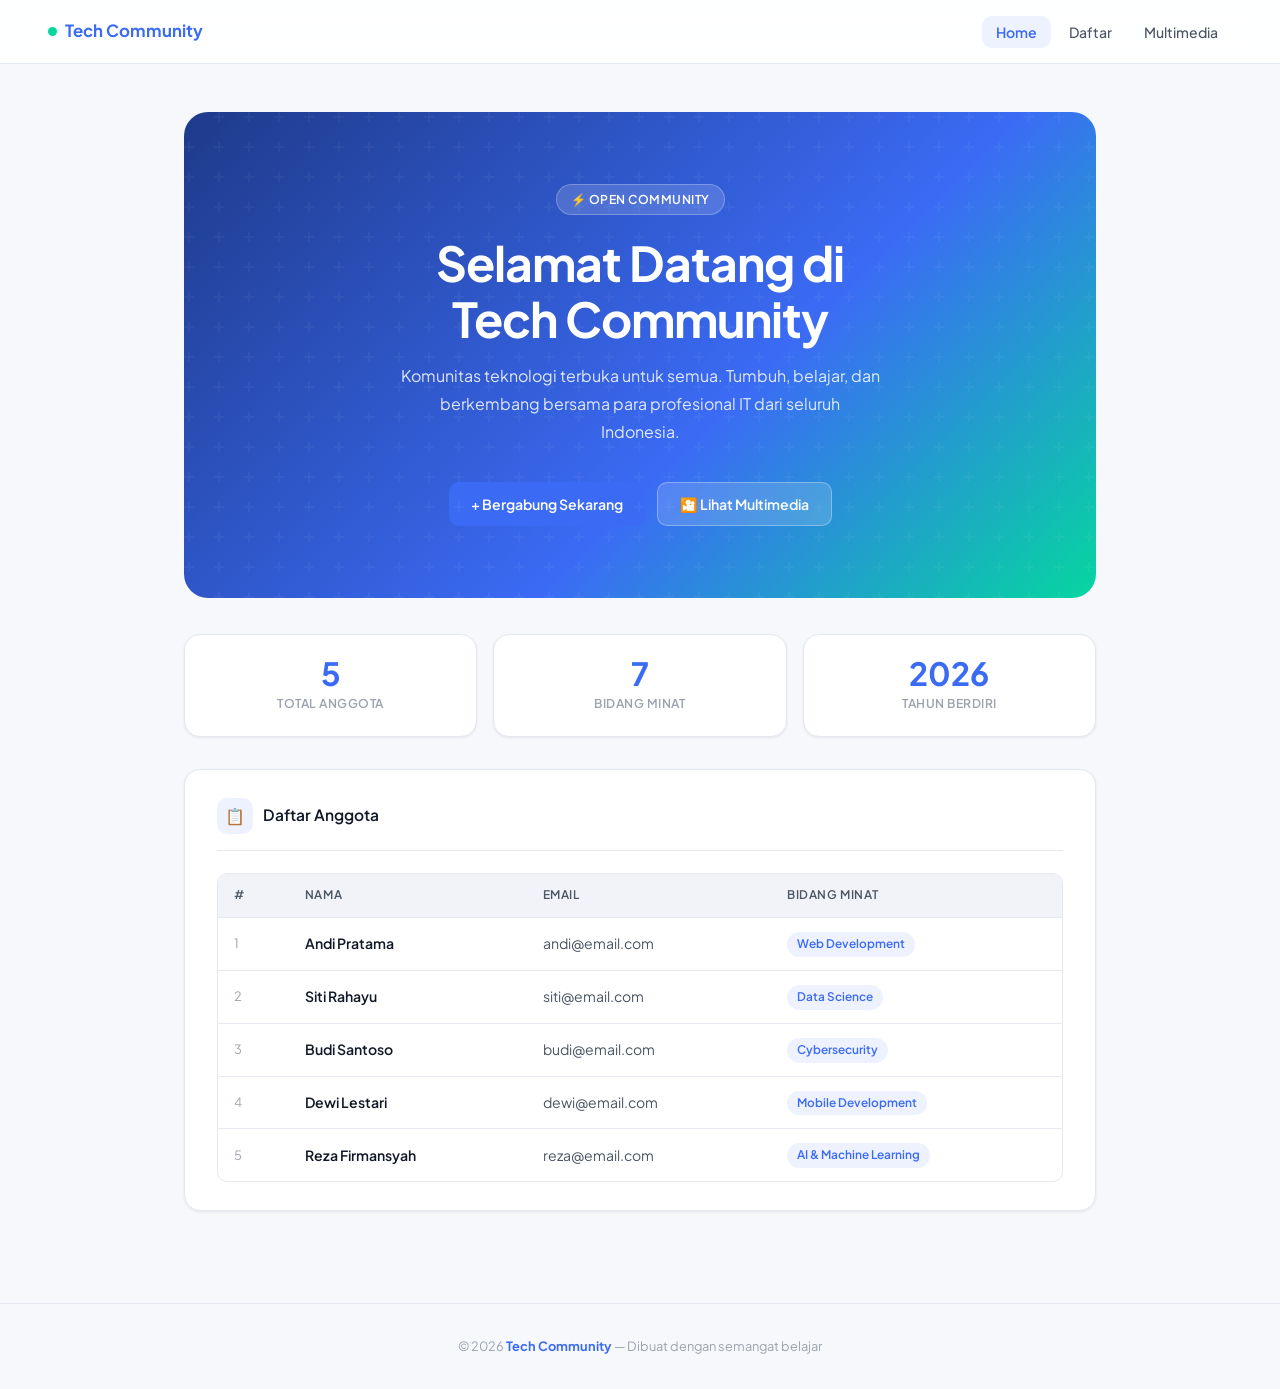
<file: index.html>
<!DOCTYPE html>
<html lang="id">
<head>
    <meta charset="UTF-8">
    <meta name="viewport" content="width=device-width, initial-scale=1.0">
    <title>Tech Community</title>
    <link rel="stylesheet" href="style.css">
</head>
<body>

    <nav>
        <a class="brand" href="./index.html">
            <span class="brand-dot"></span>
            Tech Community
        </a>
        <ul>
            <li><a href="./index.html" class="active">Home</a></li>
            <li><a href="./form.html">Daftar</a></li>
            <li><a href="./gallery.html">Multimedia</a></li>
        </ul>
    </nav>

    <div class="container">

        <!-- Hero -->
        <div class="hero">
            <div class="hero-badge">&#9889; Open Community</div>
            <h1>Selamat Datang di<br>Tech Community</h1>
            <p>Komunitas teknologi terbuka untuk semua. Tumbuh, belajar, dan berkembang bersama para profesional IT dari seluruh Indonesia.</p>
            <div class="hero-btns">
                <a href="./form.html" class="btn btn-primary">&#43; Bergabung Sekarang</a>
                <a href="./gallery.html" class="btn btn-ghost">&#127910; Lihat Multimedia</a>
            </div>
        </div>

        <!-- Stats -->
        <div class="stats-row">
            <div class="stat-card">
                <div class="stat-val" id="total-anggota">0</div>
                <div class="stat-label">Total Anggota</div>
            </div>
            <div class="stat-card">
                <div class="stat-val">7</div>
                <div class="stat-label">Bidang Minat</div>
            </div>
            <div class="stat-card">
                <div class="stat-val">2026</div>
                <div class="stat-label">Tahun Berdiri</div>
            </div>
        </div>

      <!-- Tabel Anggota -->
        <div class="card">
            <div class="card-header">
                <div class="card-icon">&#128203;</div>
                <h2>Daftar Anggota</h2>
            </div>
            <div class="table-wrap">
                <table>
                    <thead>
                        <tr>
                            <th>#</th>
                            <th>Nama</th>
                            <th>Email</th>
                            <th>Bidang Minat</th>
                        </tr>
                    </thead>
                    <tbody id="tabel-anggota">
                        <!-- diisi JavaScript -->
                    </tbody>
                </table>
            </div>
        </div>

    </div>

    <footer>
        &copy; 2026 <strong>Tech Community</strong> &mdash; Dibuat dengan semangat belajar
    </footer>

    <script>
        const anggota = [
            { nama: "Andi Pratama",    email: "andi@email.com",    minat: "Web Development" },
            { nama: "Siti Rahayu",     email: "siti@email.com",    minat: "Data Science" },
            { nama: "Budi Santoso",    email: "budi@email.com",    minat: "Cybersecurity" },
            { nama: "Dewi Lestari",    email: "dewi@email.com",    minat: "Mobile Development" },
            { nama: "Reza Firmansyah", email: "reza@email.com",    minat: "AI & Machine Learning" },
        ];

        const tambahan = JSON.parse(localStorage.getItem("anggota_baru") || "[]");
        const semuaAnggota = [...anggota, ...tambahan];

        document.getElementById("total-anggota").textContent = semuaAnggota.length;

        const tbody = document.getElementById("tabel-anggota");
        semuaAnggota.forEach((a, i) => {
            const row = document.createElement("tr");
            row.innerHTML = `
                <td style="color:var(--text-3); font-size:0.8rem;">${i + 1}</td>
                <td style="font-weight:600;">${a.nama}</td>
                <td style="color:var(--text-2);">${a.email}</td>
                <td><span class="badge">${a.minat}</span></td>
            `;
            tbody.appendChild(row);
        });
    </script>

</body>
</html>
</file>
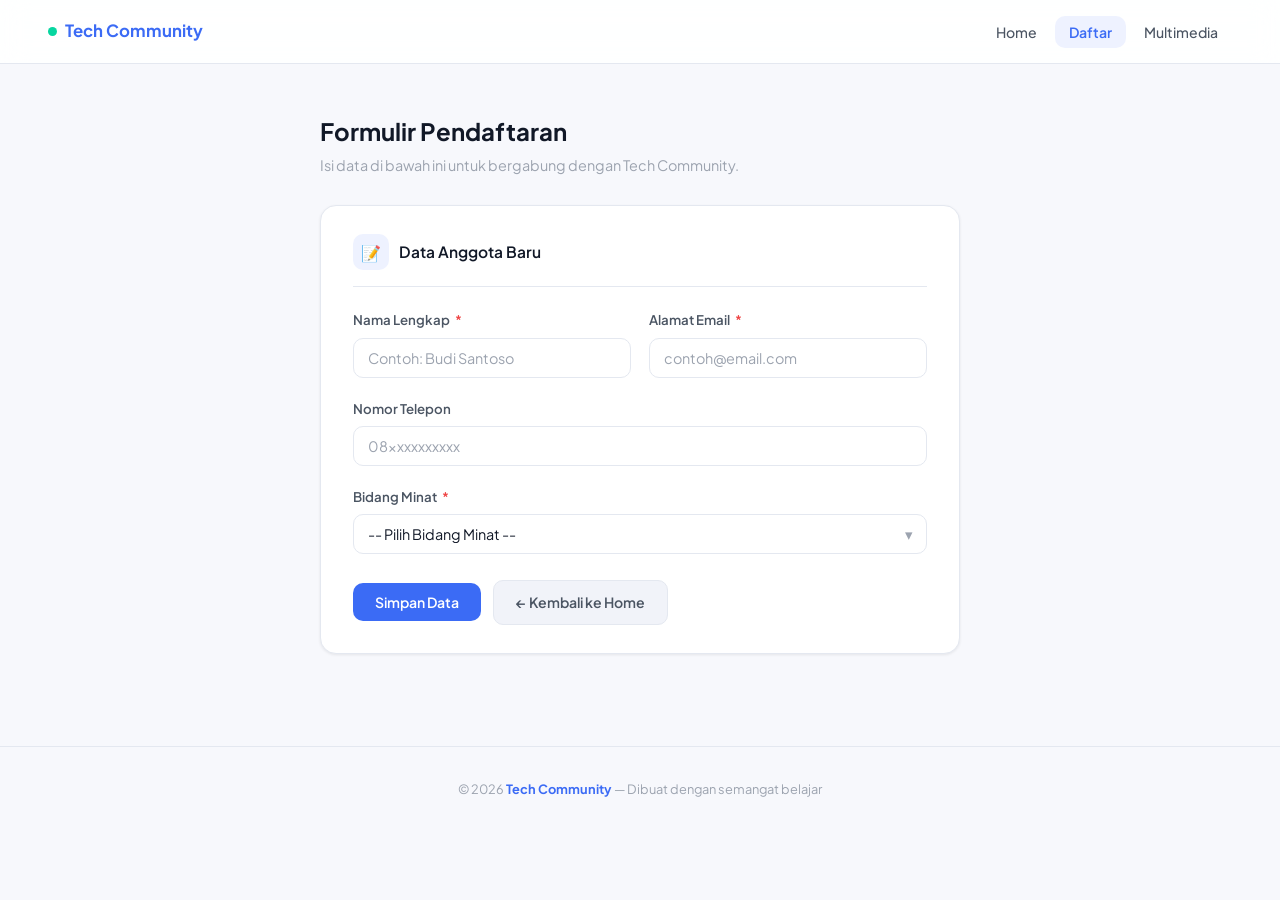
<file: form.html>
<!DOCTYPE html>
<html lang="id">
<head>
    <meta charset="UTF-8">
    <meta name="viewport" content="width=device-width, initial-scale=1.0">
    <title>Pendaftaran – Tech Community</title>
    <link rel="stylesheet" href="style.css">
</head>
<body>

    <nav>
        <a class="brand" href="./index.html">
            <span class="brand-dot"></span>
            Tech Community
        </a>
        <ul>
            <li><a href="./index.html">Home</a></li>
            <li><a href="./form.html" class="active">Daftar</a></li>
            <li><a href="./gallery.html">Multimedia</a></li>
        </ul>
    </nav>

    <div class="container">

        <div style="max-width: 640px; margin: 0 auto;">

            <p class="page-title">Formulir Pendaftaran</p>
            <p class="page-sub">Isi data di bawah ini untuk bergabung dengan Tech Community.</p>

            <div class="card">
                <div class="card-header">
                    <div class="card-icon">&#128221;</div>
                    <h2>Data Anggota Baru</h2>
                </div>

                <form name="Formulir Pengisian" id="formAnggota">

                    <div class="form-row">
                        <div class="form-group">
                            <label for="Nama">
                                Nama Lengkap
                                <span class="required-star">*</span>
                            </label>
                            <input id="Nama" name="Nama" type="text" placeholder="Contoh: Budi Santoso">
                        </div>
                        <div class="form-group">
                            <label for="Email">
                                Alamat Email
                                <span class="required-star">*</span>
                            </label>
                            <input id="Email" name="Email" type="email" placeholder="contoh@email.com">
                        </div>
                    </div>

                    <div class="form-group">
                        <label for="Telepon">Nomor Telepon</label>
                        <input id="Telepon" name="Telepon" type="text" placeholder="08xxxxxxxxxx">
                    </div>

                    <div class="form-group">
                        <label for="Minat">
                            Bidang Minat
                            <span class="required-star">*</span>
                        </label>
                        <div class="select-wrap">
                            <select id="Minat" name="Minat">
                                <option value="">-- Pilih Bidang Minat --</option>
                                <option value="Web Development">Web Development</option>
                                <option value="Mobile Development">Mobile Development</option>
                                <option value="Data Science">Data Science</option>
                                <option value="AI & Machine Learning">AI &amp; Machine Learning</option>
                                <option value="Cybersecurity">Cybersecurity</option>
                                <option value="Cloud Computing">Cloud Computing</option>
                                <option value="UI/UX Design">UI/UX Design</option>
                            </select>
                        </div>
                    </div>

                    <div class="form-actions">
                        <input type="submit" value="Simpan Data" class="btn btn-primary">
                        <a href="./index.html" class="btn btn-neutral">&#8592; Kembali ke Home</a>
                    </div>

                </form>

                <!-- Hasil input -->
                <div id="result-box">
                    <div class="result-title">&#10003;&nbsp; Data berhasil disimpan!</div>
                    <div id="result-content"></div>
                </div>

            </div>
        </div>
    </div>

    <footer>
        &copy; 2026 <strong>Tech Community</strong> &mdash; Dibuat dengan semangat belajar
    </footer>

    <script>
        const dataTersimpan = [];

        document.getElementById("formAnggota").addEventListener("submit", function(e) {
            e.preventDefault();

            const nama    = document.getElementById("Nama").value.trim();
            const email   = document.getElementById("Email").value.trim();
            const telepon = document.getElementById("Telepon").value.trim();
            const minat   = document.getElementById("Minat").value;

            if (!nama || !email || !minat) {
                alert("Harap isi nama, email, dan bidang minat terlebih dahulu!");
                return;
            }

            const anggotaBaru = { nama, email, telepon, minat };
            dataTersimpan.push(anggotaBaru);

            const existing = JSON.parse(localStorage.getItem("anggota_baru") || "[]");
            existing.push(anggotaBaru);
            localStorage.setItem("anggota_baru", JSON.stringify(existing));

            document.getElementById("result-content").innerHTML = `
                <strong>Nama&emsp;&emsp;&ensp;:</strong> ${nama}<br>
                <strong>Email&emsp;&emsp;&ensp;:</strong> ${email}<br>
                <strong>Telepon&emsp;:</strong> ${telepon || "-"}<br>
                <strong>Minat&emsp;&emsp;&ensp;:</strong> ${minat}
            `;
            document.getElementById("result-box").style.display = "block";
            document.getElementById("result-box").scrollIntoView({ behavior: "smooth", block: "nearest" });

            this.reset();
        });
    </script>

</body>
</html>
</file>
<file: style.css>
@import url('https://fonts.googleapis.com/css2?family=Plus+Jakarta+Sans:wght@400;500;600;700&display=swap');

*, *::before, *::after { margin: 0; padding: 0; box-sizing: border-box; }

:root {
    --primary:      #3B6BF5;
    --primary-dark: #2653D4;
    --primary-soft: #EEF2FF;
    --accent:       #06D6A0;
    --bg:           #F7F8FC;
    --surface:      #FFFFFF;
    --surface-2:    #F1F3F9;
    --border:       #E4E8F0;
    --text-1:       #111827;
    --text-2:       #4B5563;
    --text-3:       #9CA3AF;
    --danger:       #EF4444;
    --success:      #10B981;
    --radius-sm:    6px;
    --radius-md:    10px;
    --radius-lg:    16px;
    --radius-xl:    24px;
    --shadow-sm:    0 1px 3px rgba(0,0,0,.08);
    --shadow-md:    0 4px 16px rgba(0,0,0,.10);
}

html { scroll-behavior: smooth; }

body {
    font-family: 'Plus Jakarta Sans', 'Segoe UI', sans-serif;
    background: var(--bg);
    color: var(--text-1);
    line-height: 1.6;
    font-size: 15px;
}

a { text-decoration: none; color: inherit; }

/* NAVBAR */
nav {
    position: sticky;
    top: 0;
    z-index: 100;
    height: 64px;
    background: rgba(255,255,255,0.88);
    backdrop-filter: blur(14px);
    border-bottom: 1px solid var(--border);
    display: flex;
    align-items: center;
    justify-content: space-between;
    padding: 0 48px;
}

.brand {
    font-size: 1.05rem;
    font-weight: 700;
    color: var(--primary);
    display: flex;
    align-items: center;
    gap: 8px;
}

.brand-dot {
    width: 9px;
    height: 9px;
    border-radius: 50%;
    background: var(--accent);
    display: inline-block;
}

nav ul { list-style: none; display: flex; gap: 4px; }

nav ul li a {
    color: var(--text-2);
    font-size: 0.88rem;
    font-weight: 500;
    padding: 7px 14px;
    border-radius: var(--radius-md);
    transition: background 0.2s, color 0.2s;
}

nav ul li a:hover { background: var(--surface-2); color: var(--text-1); }
nav ul li a.active { background: var(--primary-soft); color: var(--primary); font-weight: 600; }

/* LAYOUT */
.container { max-width: 960px; margin: 0 auto; padding: 48px 24px; }

/* HERO */
.hero {
    background: linear-gradient(135deg, #1e3a8a 0%, #3B6BF5 60%, #06D6A0 100%);
    border-radius: var(--radius-xl);
    padding: 72px 48px;
    text-align: center;
    color: #fff;
    margin-bottom: 36px;
    position: relative;
    overflow: hidden;
}

.hero::before {
    content: '';
    position: absolute;
    inset: 0;
    background: url("data:image/svg+xml,%3Csvg width='60' height='60' viewBox='0 0 60 60' xmlns='http://www.w3.org/2000/svg'%3E%3Cg fill='%23ffffff' fill-opacity='0.04'%3E%3Cpath d='M36 34v-4h-2v4h-4v2h4v4h2v-4h4v-2h-4zm0-30V0h-2v4h-4v2h4v4h2V6h4V4h-4zM6 34v-4H4v4H0v2h4v4h2v-4h4v-2H6zM6 4V0H4v4H0v2h4v4h2V6h4V4H6z'/%3E%3C/g%3E%3C/svg%3E");
}

.hero-badge {
    display: inline-flex;
    align-items: center;
    gap: 6px;
    background: rgba(255,255,255,0.15);
    border: 1px solid rgba(255,255,255,0.25);
    border-radius: 99px;
    padding: 5px 14px;
    font-size: 0.76rem;
    font-weight: 600;
    letter-spacing: 0.5px;
    text-transform: uppercase;
    margin-bottom: 20px;
}

.hero h1 {
    font-size: 3rem;
    font-weight: 700;
    letter-spacing: -1px;
    margin-bottom: 16px;
    line-height: 1.15;
}

.hero p {
    font-size: 1rem;
    opacity: 0.85;
    max-width: 480px;
    margin: 0 auto 36px;
    line-height: 1.75;
}

.hero-btns { display: flex; gap: 12px; justify-content: center; flex-wrap: wrap; }

/* STATS */
.stats-row {
    display: grid;
    grid-template-columns: repeat(3, 1fr);
    gap: 16px;
    margin-bottom: 32px;
}

.stat-card {
    background: var(--surface);
    border: 1px solid var(--border);
    border-radius: var(--radius-lg);
    padding: 22px 24px;
    text-align: center;
    box-shadow: var(--shadow-sm);
}

.stat-val {
    font-size: 2rem;
    font-weight: 700;
    color: var(--primary);
    line-height: 1;
    margin-bottom: 5px;
}

.stat-label {
    font-size: 0.76rem;
    color: var(--text-3);
    font-weight: 600;
    text-transform: uppercase;
    letter-spacing: 0.5px;
}

/* CARD */
.card {
    background: var(--surface);
    border: 1px solid var(--border);
    border-radius: var(--radius-lg);
    padding: 28px 32px;
    box-shadow: var(--shadow-sm);
    margin-bottom: 28px;
}

.card-header {
    display: flex;
    align-items: center;
    gap: 10px;
    margin-bottom: 22px;
    padding-bottom: 16px;
    border-bottom: 1px solid var(--border);
}

.card-icon {
    width: 36px;
    height: 36px;
    border-radius: var(--radius-md);
    background: var(--primary-soft);
    color: var(--primary);
    display: flex;
    align-items: center;
    justify-content: center;
    font-size: 1rem;
    flex-shrink: 0;
}

.card-header h2 {
    font-size: 0.97rem;
    font-weight: 600;
    color: var(--text-1);
    margin: 0;
}

/* BUTTONS */
.btn {
    display: inline-flex;
    align-items: center;
    gap: 7px;
    padding: 10px 22px;
    border-radius: var(--radius-md);
    font-size: 0.88rem;
    font-weight: 600;
    cursor: pointer;
    border: none;
    transition: transform 0.15s, box-shadow 0.15s;
    font-family: inherit;
    white-space: nowrap;
}

.btn:hover { transform: translateY(-2px); box-shadow: 0 4px 14px rgba(0,0,0,0.12); }
.btn:active { transform: translateY(0); }

.btn-primary { background: var(--primary); color: #fff; }
.btn-primary:hover { background: var(--primary-dark); }

.btn-ghost { background: rgba(255,255,255,0.15); color: #fff; border: 1px solid rgba(255,255,255,0.3); }
.btn-ghost:hover { background: rgba(255,255,255,0.25); }

.btn-outline { background: transparent; color: var(--primary); border: 1.5px solid var(--primary); }
.btn-outline:hover { background: var(--primary-soft); }

.btn-neutral { background: var(--surface-2); color: var(--text-2); border: 1px solid var(--border); }
.btn-neutral:hover { background: var(--border); }

/* TABLE */
.table-wrap { overflow-x: auto; border-radius: var(--radius-md); border: 1px solid var(--border); }

table { width: 100%; border-collapse: collapse; font-size: 0.88rem; min-width: 500px; }

thead tr { background: var(--surface-2); }

thead th {
    padding: 12px 16px;
    text-align: left;
    font-weight: 600;
    font-size: 0.74rem;
    text-transform: uppercase;
    letter-spacing: 0.6px;
    color: var(--text-2);
    border-bottom: 1px solid var(--border);
}

tbody tr { border-bottom: 1px solid var(--border); transition: background 0.15s; }
tbody tr:last-child { border-bottom: none; }
tbody tr:hover { background: #f5f7ff; }

tbody td { padding: 13px 16px; color: var(--text-1); }

.badge {
    display: inline-block;
    padding: 3px 10px;
    border-radius: 99px;
    font-size: 0.74rem;
    font-weight: 600;
    background: var(--primary-soft);
    color: var(--primary);
}

/* FORM PAGE */
.page-title { font-size: 1.5rem; font-weight: 700; color: var(--text-1); margin-bottom: 4px; }
.page-sub { font-size: 0.9rem; color: var(--text-3); margin-bottom: 28px; }

.form-row { display: grid; grid-template-columns: 1fr 1fr; gap: 18px; }

.form-group { margin-bottom: 20px; }

.form-group label {
    display: flex;
    align-items: center;
    gap: 5px;
    font-size: 0.83rem;
    font-weight: 600;
    color: var(--text-2);
    margin-bottom: 7px;
}

.required-star { color: var(--danger); }

.form-group input,
.form-group select {
    width: 100%;
    padding: 10px 14px;
    border: 1.5px solid var(--border);
    border-radius: var(--radius-md);
    font-size: 0.9rem;
    font-family: inherit;
    color: var(--text-1);
    background: var(--surface);
    transition: border-color 0.2s, box-shadow 0.2s;
    outline: none;
    -webkit-appearance: none;
    appearance: none;
}

.form-group input::placeholder { color: var(--text-3); }

.form-group input:focus,
.form-group select:focus {
    border-color: var(--primary);
    box-shadow: 0 0 0 3px rgba(59,107,245,0.12);
}

.select-wrap { position: relative; }
.select-wrap::after {
    content: '▾';
    position: absolute;
    right: 14px;
    top: 50%;
    transform: translateY(-50%);
    color: var(--text-3);
    pointer-events: none;
}

.form-actions { display: flex; gap: 12px; align-items: center; padding-top: 6px; flex-wrap: wrap; }

/* RESULT BOX */
#result-box {
    display: none;
    background: linear-gradient(135deg, #f0fdf4, #dcfce7);
    border: 1px solid #bbf7d0;
    border-left: 4px solid var(--success);
    border-radius: var(--radius-md);
    padding: 18px 22px;
    margin-top: 22px;
}

.result-title {
    font-size: 0.9rem;
    font-weight: 700;
    color: #15803d;
    margin-bottom: 10px;
    display: flex;
    align-items: center;
    gap: 7px;
}

#result-content { font-size: 0.88rem; color: #166534; line-height: 2; }

/* MULTIMEDIA */
.media-grid { display: grid; grid-template-columns: 1fr 1fr; gap: 20px; }

.media-card {
    background: var(--surface);
    border: 1px solid var(--border);
    border-radius: var(--radius-lg);
    overflow: hidden;
    box-shadow: var(--shadow-sm);
    transition: transform 0.2s, box-shadow 0.2s;
}

.media-card:hover { transform: translateY(-3px); box-shadow: var(--shadow-md); }

.media-header {
    padding: 13px 18px;
    background: var(--surface-2);
    border-bottom: 1px solid var(--border);
    display: flex;
    align-items: center;
    gap: 9px;
}

.media-icon {
    width: 28px;
    height: 28px;
    border-radius: var(--radius-sm);
    background: var(--primary-soft);
    color: var(--primary);
    display: flex;
    align-items: center;
    justify-content: center;
    font-size: 0.85rem;
    flex-shrink: 0;
}

.media-header span {
    font-size: 0.8rem;
    font-weight: 600;
    color: var(--text-2);
    text-transform: uppercase;
    letter-spacing: 0.4px;
}

.media-body { padding: 18px; }

.media-card img {
    width: 100%;
    border-radius: var(--radius-md);
    display: block;
    height: 180px;
    object-fit: cover;
}

.media-card iframe {
    width: 100%;
    height: 190px;
    border: none;
    border-radius: var(--radius-md);
    display: block;
}

.img-caption { font-size: 0.78rem; color: var(--text-3); margin-top: 8px; text-align: center; }

.media-btns { display: flex; gap: 8px; flex-wrap: wrap; margin-top: 12px; }

.media-card.span-2 { grid-column: 1 / -1; }

.audio-wrap {
    background: var(--surface-2);
    border: 1px solid var(--border);
    border-radius: var(--radius-md);
    padding: 16px;
}

audio { width: 100%; margin-bottom: 12px; }

#audio-status {
    display: inline-flex;
    align-items: center;
    gap: 6px;
    font-size: 0.8rem;
    color: var(--text-2);
    margin-top: 8px;
    padding: 4px 10px;
    background: var(--surface);
    border-radius: 99px;
    border: 1px solid var(--border);
}

/* FOOTER */
footer {
    text-align: center;
    padding: 32px 24px;
    color: var(--text-3);
    font-size: 0.8rem;
    border-top: 1px solid var(--border);
    margin-top: 16px;
}

footer strong { color: var(--primary); }

/* RESPONSIVE */
@media (max-width: 680px) {
    nav { padding: 0 20px; }
    .container { padding: 28px 16px; }
    .hero { padding: 48px 24px; }
    .hero h1 { font-size: 2rem; }
    .stats-row { grid-template-columns: 1fr 1fr; }
    .form-row { grid-template-columns: 1fr; }
    .media-grid { grid-template-columns: 1fr; }
    .media-card.span-2 { grid-column: 1; }
    .card { padding: 20px 18px; }
}
</file>
